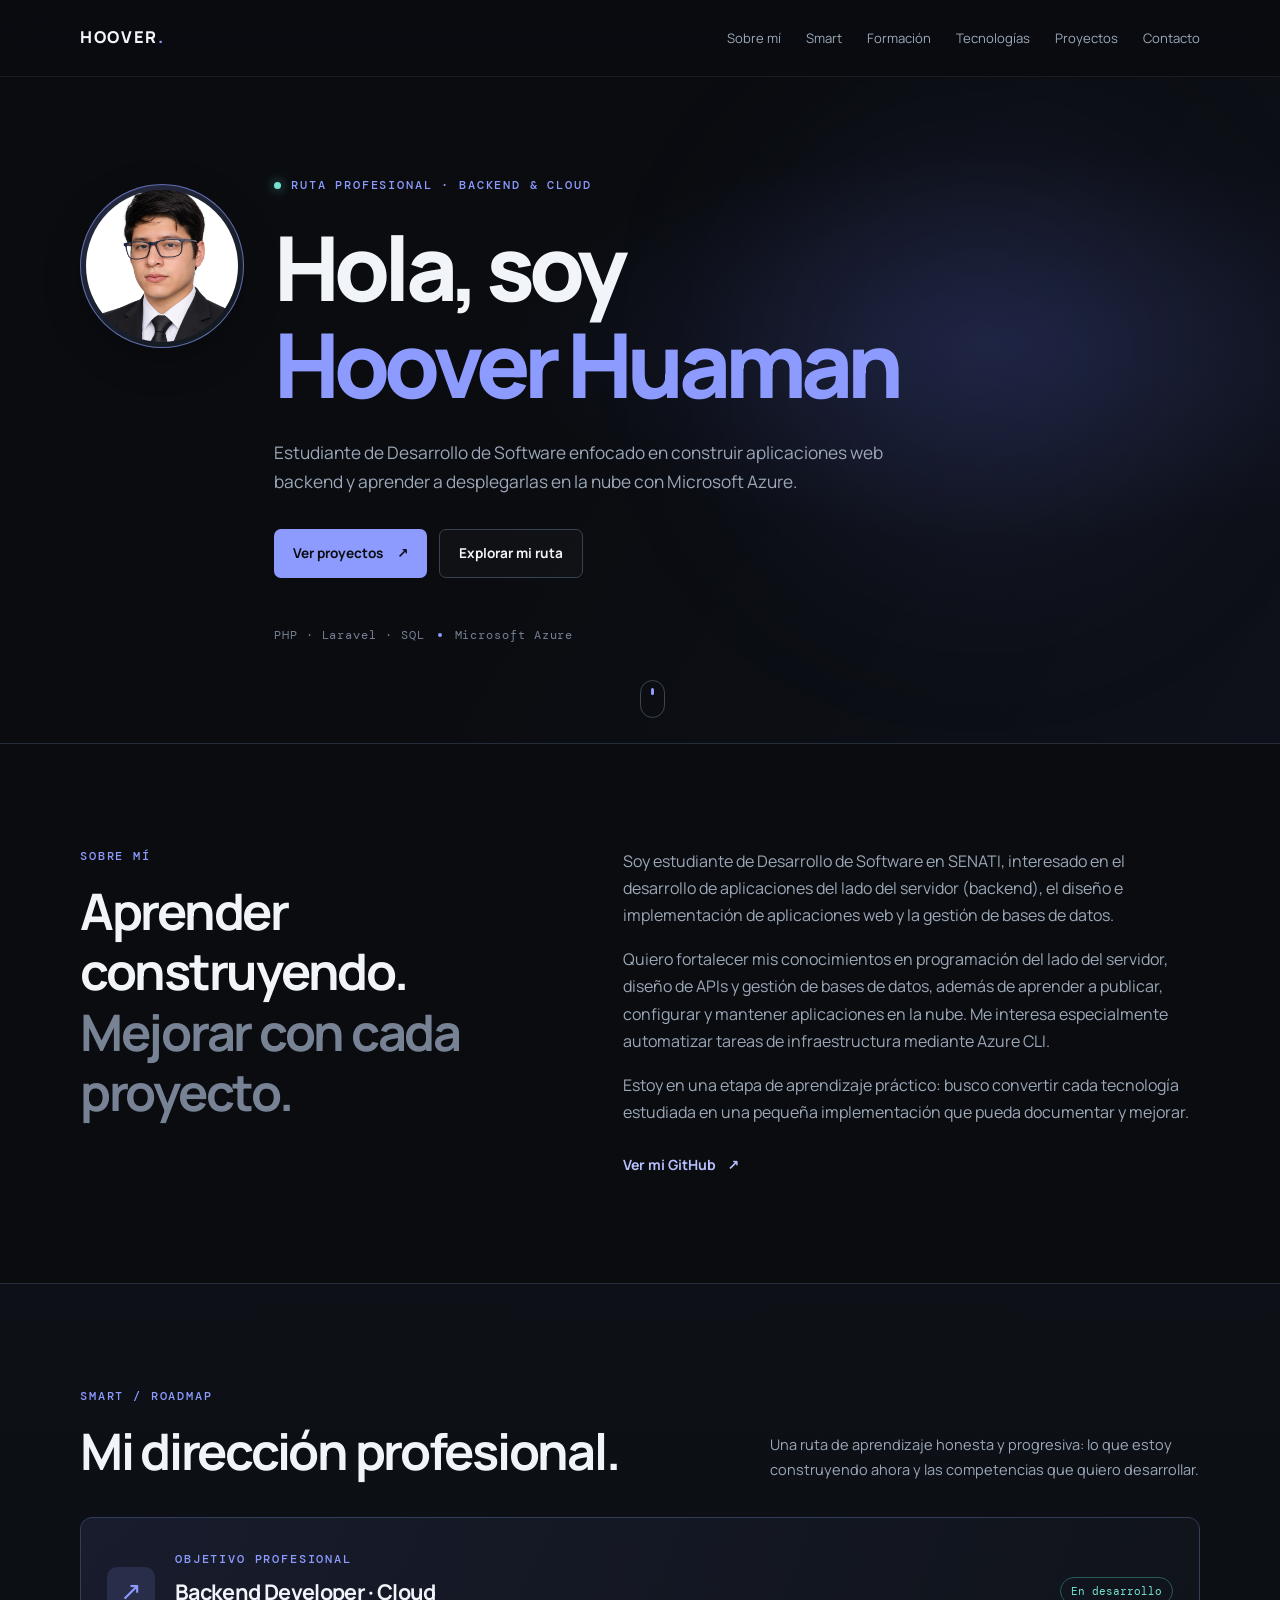
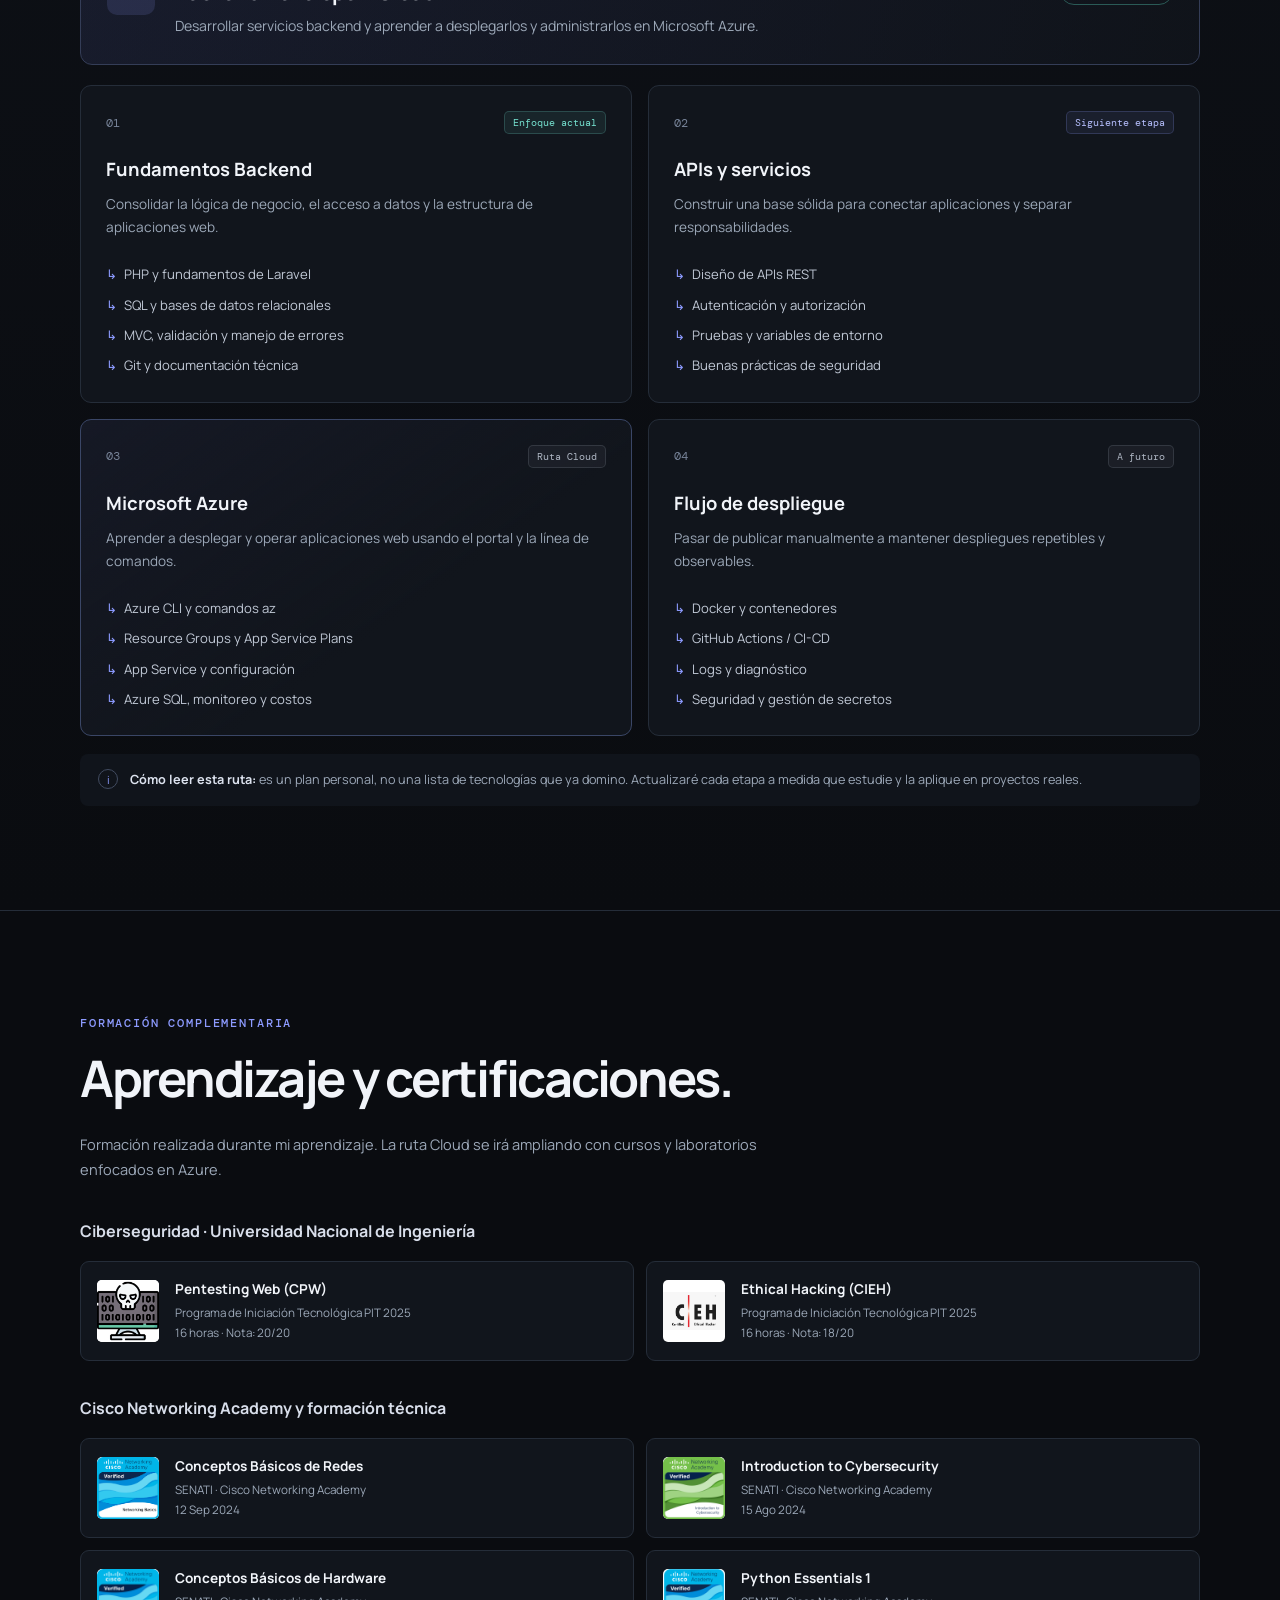
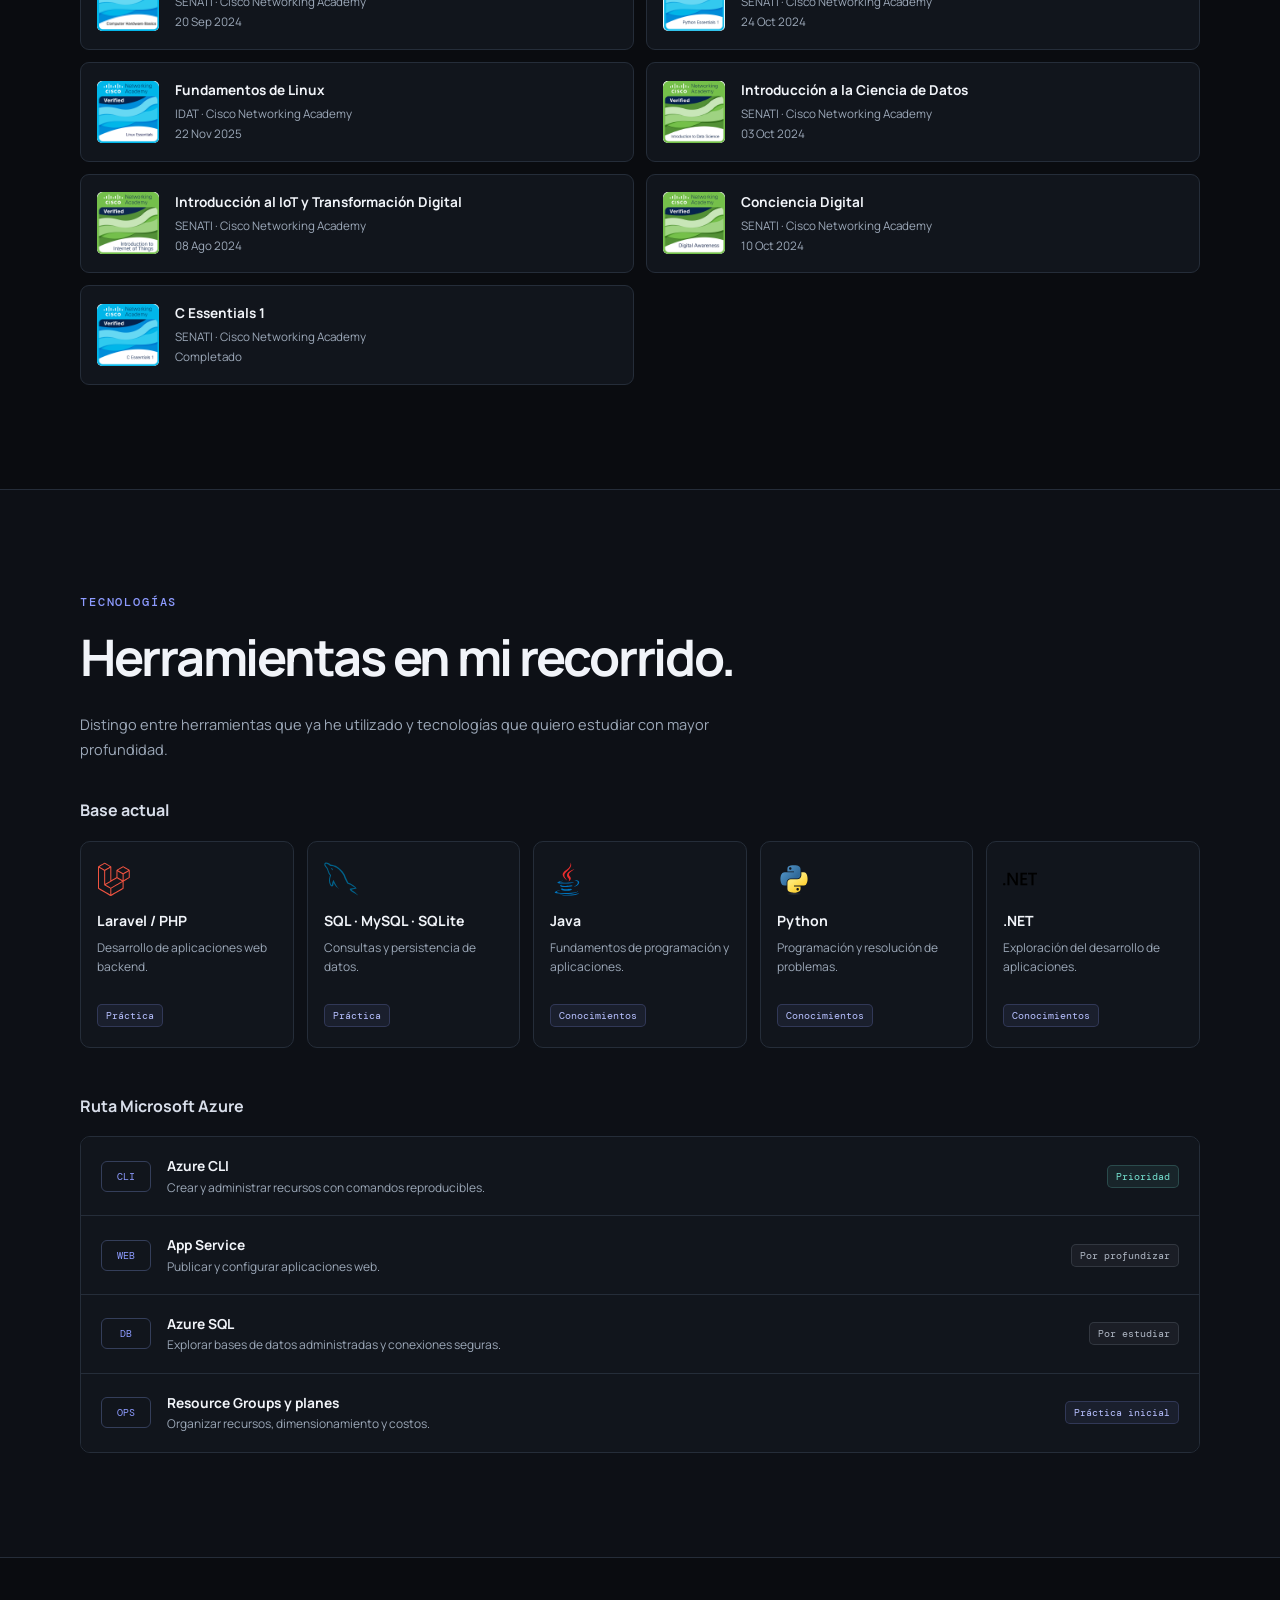
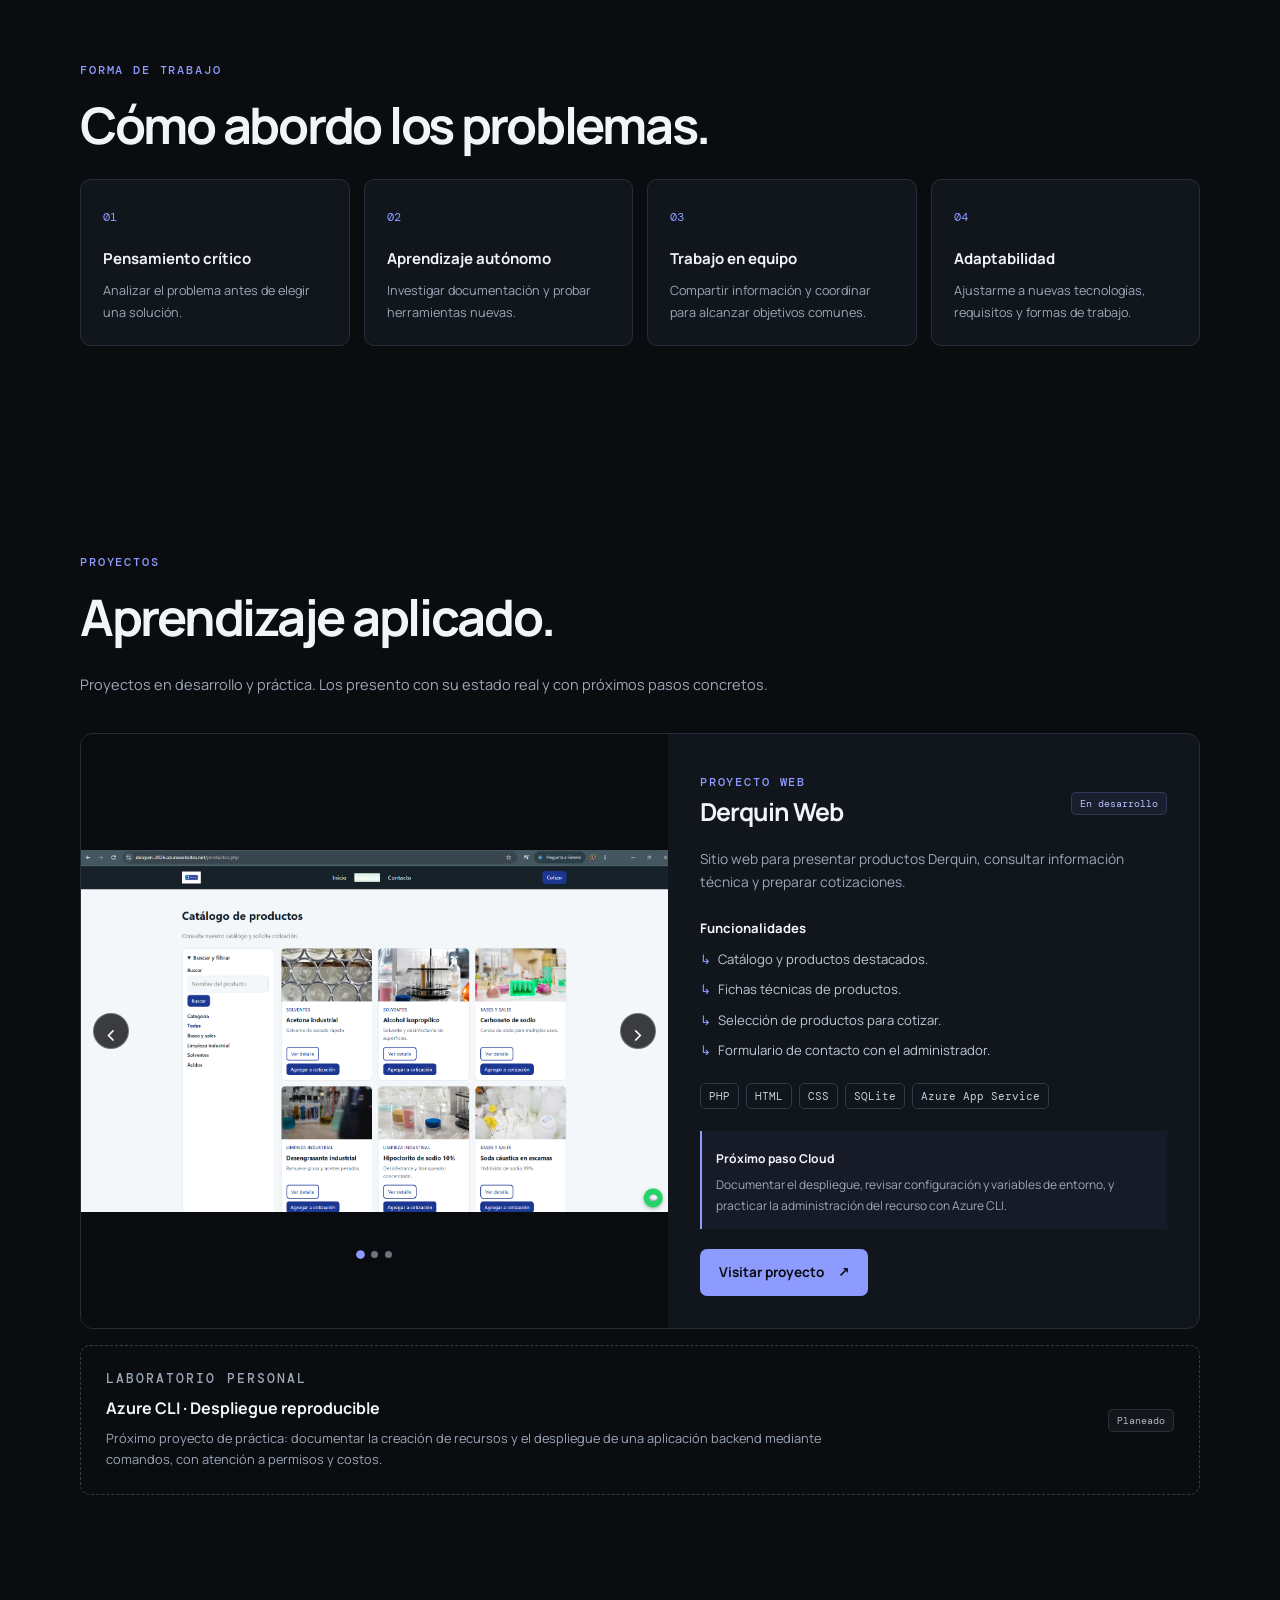
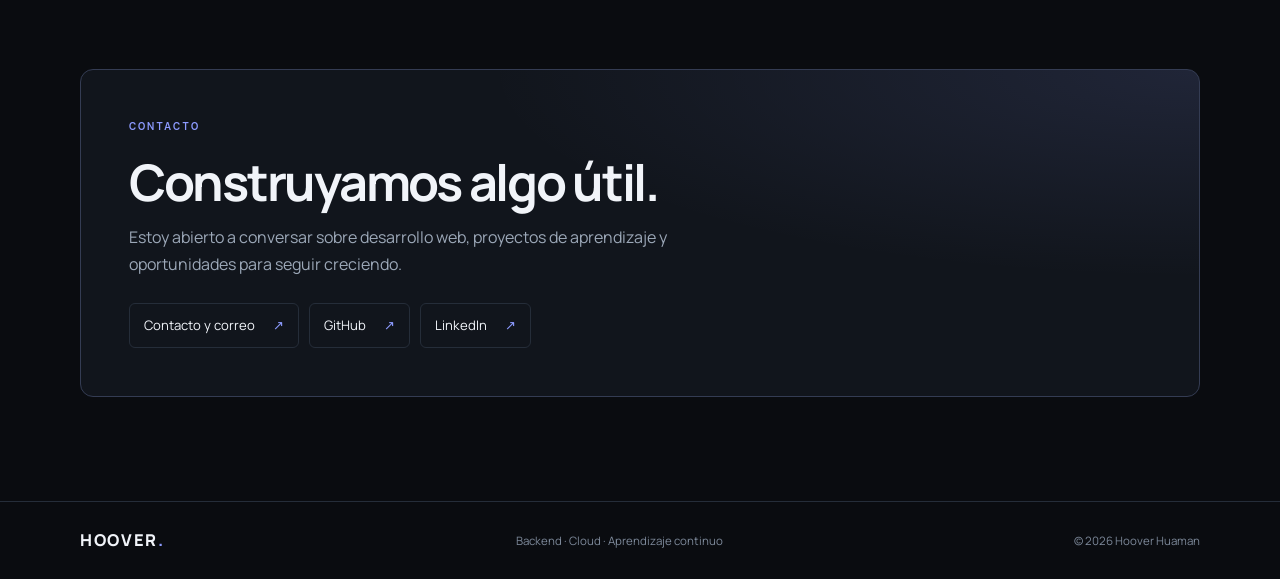
<file: index.html>
<!DOCTYPE html>
<html lang="es">
<head>
  <meta charset="UTF-8">
  <meta name="viewport" content="width=device-width, initial-scale=1.0">
  <meta name="description" content="Portafolio de Hoover Huaman: desarrollo backend, aplicaciones web y ruta de aprendizaje en Microsoft Azure.">
  <title>Hoover Huaman | Backend & Azure</title>
  <link rel="icon" href="assets/favicon.svg" type="image/svg+xml">
  <link rel="stylesheet" href="css/style.css">
  <script src="js/script.js" defer></script>
</head>
<body>
  <header class="navbar">
    <div class="container nav-content">
      <a href="#inicio" class="logo" aria-label="Hoover, inicio">HOOVER<span>.</span></a>
      <button class="menu-toggle" aria-expanded="false" aria-controls="main-nav" aria-label="Abrir navegación">☰</button>
      <nav id="main-nav" aria-label="Navegación principal">
        <a href="#sobre-mi">Sobre mí</a>
        <a href="#smart">Smart</a>
        <a href="#formacion">Formación</a>
        <a href="#tecnologias">Tecnologías</a>
        <a href="#proyectos">Proyectos</a>
        <a href="contacto.html">Contacto</a>
      </nav>
    </div>
  </header>

  <main>
    <section class="hero" id="inicio">
      <div class="hero-glow"></div>
      <div class="container hero-content">
        <div class="hero-intro">
          <div class="profile-photo-wrap">
            <img class="profile-photo" src="assets/img/profile/foto-perfil.jpg" alt="Fotografía de Hoover Huaman">
          </div>
          <div class="hero-intro-copy">
        <p class="eyebrow"><span class="status-dot"></span> RUTA PROFESIONAL · BACKEND & CLOUD</p>
        <h1>Hola, soy<br><span>Hoover Huaman</span></h1>
        <p class="hero-description">Estudiante de Desarrollo de Software enfocado en construir aplicaciones web backend y aprender a desplegarlas en la nube con Microsoft Azure.</p>
        <div class="hero-buttons">
          <a href="#proyectos" class="btn btn-primary">Ver proyectos <span aria-hidden="true">↗</span></a>
          <a href="#smart" class="btn btn-secondary">Explorar mi ruta</a>
        </div>
        <div class="hero-meta"><span>PHP · Laravel · SQL</span><span class="meta-divider"></span><span>Microsoft Azure</span></div>
          </div>
        </div>
      </div>
      <a href="#sobre-mi" class="scroll-indicator" aria-label="Desplazarse hacia abajo"><span></span></a>
    </section>

    <section id="sobre-mi" class="section">
      <div class="container two-column">
        <div>
          <p class="section-label">SOBRE MÍ</p>
          <h2>Aprender construyendo.<br><span class="muted-heading">Mejorar con cada proyecto.</span></h2>
        </div>
        <div class="about-content">
          <p>Soy estudiante de Desarrollo de Software en SENATI, interesado en el desarrollo de aplicaciones del lado del servidor (backend), el diseño e implementación de aplicaciones web y la gestión de bases de datos.</p>
          <p>Quiero fortalecer mis conocimientos en programación del lado del servidor, diseño de APIs y gestión de bases de datos, además de aprender a publicar, configurar y mantener aplicaciones en la nube. Me interesa especialmente automatizar tareas de infraestructura mediante Azure CLI.</p>
          <p>Estoy en una etapa de aprendizaje práctico: busco convertir cada tecnología estudiada en una pequeña implementación que pueda documentar y mejorar.</p>
          <a class="text-link" href="https://github.com/HooverHDev" target="_blank" rel="noopener noreferrer">Ver mi GitHub <span aria-hidden="true">↗</span></a>
        </div>
      </div>
    </section>

    <section id="smart" class="section smart-section">
      <div class="container">
        <div class="section-heading">
          <div><p class="section-label">SMART / ROADMAP</p><h2>Mi dirección profesional.</h2></div>
          <p class="section-intro">Una ruta de aprendizaje honesta y progresiva: lo que estoy construyendo ahora y las competencias que quiero desarrollar.</p>
        </div>
        <div class="focus-banner">
          <div class="focus-icon" aria-hidden="true">↗</div>
          <div><span class="card-kicker">OBJETIVO PROFESIONAL</span><h3>Backend Developer · Cloud</h3><p>Desarrollar servicios backend y aprender a desplegarlos y administrarlos en Microsoft Azure.</p></div>
          <span class="focus-tag">En desarrollo</span>
        </div>
        <div class="roadmap-grid">
          <article class="roadmap-card current">
            <div class="roadmap-top"><span class="step-number">01</span><span class="status-pill active">Enfoque actual</span></div>
            <h3>Fundamentos Backend</h3>
            <p>Consolidar la lógica de negocio, el acceso a datos y la estructura de aplicaciones web.</p>
            <ul><li>PHP y fundamentos de Laravel</li><li>SQL y bases de datos relacionales</li><li>MVC, validación y manejo de errores</li><li>Git y documentación técnica</li></ul>
          </article>
          <article class="roadmap-card">
            <div class="roadmap-top"><span class="step-number">02</span><span class="status-pill learning">Siguiente etapa</span></div>
            <h3>APIs y servicios</h3>
            <p>Construir una base sólida para conectar aplicaciones y separar responsabilidades.</p>
            <ul><li>Diseño de APIs REST</li><li>Autenticación y autorización</li><li>Pruebas y variables de entorno</li><li>Buenas prácticas de seguridad</li></ul>
          </article>
          <article class="roadmap-card azure-card">
            <div class="roadmap-top"><span class="step-number">03</span><span class="status-pill planned">Ruta Cloud</span></div>
            <h3>Microsoft Azure</h3>
            <p>Aprender a desplegar y operar aplicaciones web usando el portal y la línea de comandos.</p>
            <ul><li>Azure CLI y comandos az</li><li>Resource Groups y App Service Plans</li><li>App Service y configuración</li><li>Azure SQL, monitoreo y costos</li></ul>
          </article>
          <article class="roadmap-card">
            <div class="roadmap-top"><span class="step-number">04</span><span class="status-pill planned">A futuro</span></div>
            <h3>Flujo de despliegue</h3>
            <p>Pasar de publicar manualmente a mantener despliegues repetibles y observables.</p>
            <ul><li>Docker y contenedores</li><li>GitHub Actions / CI-CD</li><li>Logs y diagnóstico</li><li>Seguridad y gestión de secretos</li></ul>
          </article>
        </div>
        <div class="smart-note"><span class="note-symbol">i</span><p><strong>Cómo leer esta ruta:</strong> es un plan personal, no una lista de tecnologías que ya domino. Actualizaré cada etapa a medida que estudie y la aplique en proyectos reales.</p></div>
      </div>
    </section>

    <section id="formacion" class="section">
      <div class="container">
        <p class="section-label">FORMACIÓN COMPLEMENTARIA</p>
        <h2>Aprendizaje y certificaciones.</h2>
        <p class="section-intro wide-intro">Formación realizada durante mi aprendizaje. La ruta Cloud se irá ampliando con cursos y laboratorios enfocados en Azure.</p>
        <div class="cert-groups">
          <div class="cert-group"><h3>Ciberseguridad · Universidad Nacional de Ingeniería</h3><div class="cert-grid">
            <article class="cert-card"><img src="assets/certs/hacker.png" alt="" loading="lazy"><div><h4>Pentesting Web (CPW)</h4><p>Programa de Iniciación Tecnológica PIT 2025</p><small>16 horas · Nota: 20/20</small></div></article>
            <article class="cert-card"><img src="assets/certs/ceh.png" alt="" loading="lazy"><div><h4>Ethical Hacking (C|EH)</h4><p>Programa de Iniciación Tecnológica PIT 2025</p><small>16 horas · Nota: 18/20</small></div></article>
          </div></div>
          <div class="cert-group"><h3>Cisco Networking Academy y formación técnica</h3><div class="cert-grid">
            <article class="cert-card"><img src="assets/certs/cisco-networking.png" alt="" loading="lazy"><div><h4>Conceptos Básicos de Redes</h4><p>SENATI · Cisco Networking Academy</p><small>12 Sep 2024</small></div></article>
            <article class="cert-card"><img src="assets/certs/cisco-cyber.png" alt="" loading="lazy"><div><h4>Introduction to Cybersecurity</h4><p>SENATI · Cisco Networking Academy</p><small>15 Ago 2024</small></div></article>
            <article class="cert-card"><img src="assets/certs/cisco-hardware.png" alt="" loading="lazy"><div><h4>Conceptos Básicos de Hardware</h4><p>SENATI · Cisco Networking Academy</p><small>20 Sep 2024</small></div></article>
            <article class="cert-card"><img src="assets/certs/cisco-python.png" alt="" loading="lazy"><div><h4>Python Essentials 1</h4><p>SENATI · Cisco Networking Academy</p><small>24 Oct 2024</small></div></article>
            <article class="cert-card"><img src="assets/certs/cisco-linux.png" alt="" loading="lazy"><div><h4>Fundamentos de Linux</h4><p>IDAT · Cisco Networking Academy</p><small>22 Nov 2025</small></div></article>
            <article class="cert-card"><img src="assets/certs/cisco-data.png" alt="" loading="lazy"><div><h4>Introducción a la Ciencia de Datos</h4><p>SENATI · Cisco Networking Academy</p><small>03 Oct 2024</small></div></article>
            <article class="cert-card"><img src="assets/certs/cisco-iot.png" alt="" loading="lazy"><div><h4>Introducción al IoT y Transformación Digital</h4><p>SENATI · Cisco Networking Academy</p><small>08 Ago 2024</small></div></article>
            <article class="cert-card"><img src="assets/certs/cisco-digital.png" alt="" loading="lazy"><div><h4>Conciencia Digital</h4><p>SENATI · Cisco Networking Academy</p><small>10 Oct 2024</small></div></article>
            <article class="cert-card"><img src="assets/certs/cisco-c.png" alt="" loading="lazy"><div><h4>C Essentials 1</h4><p>SENATI · Cisco Networking Academy</p><small>Completado</small></div></article>
          </div></div>
        </div>
      </div>
    </section>

    <section id="tecnologias" class="section technologies-section">
      <div class="container">
        <p class="section-label">TECNOLOGÍAS</p><h2>Herramientas en mi recorrido.</h2>
        <p class="section-intro wide-intro">Distingo entre herramientas que ya he utilizado y tecnologías que quiero estudiar con mayor profundidad.</p>
        <h3 class="subsection-title">Base actual</h3>
        <div class="tech-grid">
          <article class="tech-card"><img src="assets/icons/laravel.svg" alt="" loading="lazy"><h4>Laravel / PHP</h4><p>Desarrollo de aplicaciones web backend.</p><span class="status-pill learning">Práctica</span></article>
          <article class="tech-card"><img src="assets/icons/mysql.svg" alt="" loading="lazy"><h4>SQL · MySQL · SQLite</h4><p>Consultas y persistencia de datos.</p><span class="status-pill learning">Práctica</span></article>
          <article class="tech-card"><img src="assets/icons/Java.svg" alt="" loading="lazy"><h4>Java</h4><p>Fundamentos de programación y aplicaciones.</p><span class="status-pill learning">Conocimientos</span></article>
          <article class="tech-card"><img src="assets/icons/python.svg" alt="" loading="lazy"><h4>Python</h4><p>Programación y resolución de problemas.</p><span class="status-pill learning">Conocimientos</span></article>
          <article class="tech-card"><img src="assets/icons/dotnet.svg" alt="" loading="lazy"><h4>.NET</h4><p>Exploración del desarrollo de aplicaciones.</p><span class="status-pill learning">Conocimientos</span></article>
        </div>
        <h3 class="subsection-title azure-subtitle">Ruta Microsoft Azure</h3>
        <div class="azure-tools">
          <div><span class="tool-mark">CLI</span><div><h4>Azure CLI</h4><p>Crear y administrar recursos con comandos reproducibles.</p></div><span class="status-pill active">Prioridad</span></div>
          <div><span class="tool-mark">WEB</span><div><h4>App Service</h4><p>Publicar y configurar aplicaciones web.</p></div><span class="status-pill planned">Por profundizar</span></div>
          <div><span class="tool-mark">DB</span><div><h4>Azure SQL</h4><p>Explorar bases de datos administradas y conexiones seguras.</p></div><span class="status-pill planned">Por estudiar</span></div>
          <div><span class="tool-mark">OPS</span><div><h4>Resource Groups y planes</h4><p>Organizar recursos, dimensionamiento y costos.</p></div><span class="status-pill learning">Práctica inicial</span></div>
        </div>
      </div>
    </section>

    <section id="habilidades" class="section">
      <div class="container">
        <p class="section-label">FORMA DE TRABAJO</p><h2>Cómo abordo los problemas.</h2>
        <div class="skills-grid">
          <article class="skill-card"><span>01</span><h3>Pensamiento crítico</h3><p>Analizar el problema antes de elegir una solución.</p></article>
          <article class="skill-card"><span>02</span><h3>Aprendizaje autónomo</h3><p>Investigar documentación y probar herramientas nuevas.</p></article>
          <article class="skill-card"><span>03</span><h3>Trabajo en equipo</h3><p>Compartir información y coordinar para alcanzar objetivos comunes.</p></article>
          <article class="skill-card"><span>04</span><h3>Adaptabilidad</h3><p>Ajustarme a nuevas tecnologías, requisitos y formas de trabajo.</p></article>
        </div>
      </div>
    </section>

    <section id="proyectos" class="section projects-section">
      <div class="container">
        <p class="section-label">PROYECTOS</p><h2>Aprendizaje aplicado.</h2>
        <p class="section-intro wide-intro">Proyectos en desarrollo y práctica. Los presento con su estado real y con próximos pasos concretos.</p>
        <article class="project-card">
          <div class="project-preview">
            <div class="carousel" id="carousel-derquin" aria-label="Capturas del proyecto Derquin">
              <div class="carousel-track">
                <img src="assets/img/projects/derquin/01-productos.png" alt="Catálogo de productos Derquin" class="carousel-slide active">
                <img src="assets/img/projects/derquin/02-detalle.png" alt="Detalle técnico de producto Derquin" class="carousel-slide">
                <img src="assets/img/projects/derquin/03-cotizacion.png" alt="Sección de cotización de Derquin" class="carousel-slide">
              </div>
              <button class="carousel-btn prev" type="button" aria-label="Imagen anterior">‹</button><button class="carousel-btn next" type="button" aria-label="Imagen siguiente">›</button>
              <div class="carousel-dots"><button class="carousel-dot active" data-index="0" aria-label="Ir a imagen 1"></button><button class="carousel-dot" data-index="1" aria-label="Ir a imagen 2"></button><button class="carousel-dot" data-index="2" aria-label="Ir a imagen 3"></button></div>
            </div>
          </div>
          <div class="project-content">
            <div class="project-title-row"><div><p class="card-kicker">PROYECTO WEB</p><h3>Derquin Web</h3></div><span class="status-pill learning">En desarrollo</span></div>
            <p>Sitio web para presentar productos Derquin, consultar información técnica y preparar cotizaciones.</p>
            <h4>Funcionalidades</h4>
            <ul class="feature-list"><li>Catálogo y productos destacados.</li><li>Fichas técnicas de productos.</li><li>Selección de productos para cotizar.</li><li>Formulario de contacto con el administrador.</li></ul>
            <div class="tag-list"><span>PHP</span><span>HTML</span><span>CSS</span><span>SQLite</span><span>Azure App Service</span></div>
            <div class="project-next"><strong>Próximo paso Cloud</strong><p>Documentar el despliegue, revisar configuración y variables de entorno, y practicar la administración del recurso con Azure CLI.</p></div>
            <a href="https://paas-app-php-huaman-2026.azurewebsites.net" target="_blank" rel="noopener noreferrer" class="btn btn-primary">Visitar proyecto <span aria-hidden="true">↗</span></a>
          </div>
        </article>
        <div class="future-project">
          <div><p class="card-kicker">LABORATORIO PERSONAL</p><h3>Azure CLI · Despliegue reproducible</h3><p>Próximo proyecto de práctica: documentar la creación de recursos y el despliegue de una aplicación backend mediante comandos, con atención a permisos y costos.</p></div>
          <span class="status-pill planned">Planeado</span>
        </div>
      </div>
    </section>

    <section id="contacto" class="section contact-section">
      <div class="container contact-panel">
        <p class="section-label">CONTACTO</p><h2>Construyamos algo útil.</h2><p>Estoy abierto a conversar sobre desarrollo web, proyectos de aprendizaje y oportunidades para seguir creciendo.</p>
        <div class="contact-links"><a href="contacto.html">Contacto y correo <span>↗</span></a><a href="https://github.com/HooverHDev" target="_blank" rel="noopener noreferrer">GitHub <span>↗</span></a><a href="https://www.linkedin.com/in/hoover-huaman-arceles-018734361/" target="_blank" rel="noopener noreferrer">LinkedIn <span>↗</span></a></div>
      </div>
    </section>
  </main>

  <footer class="footer"><div class="container footer-content"><a href="#inicio" class="logo">HOOVER<span>.</span></a><p>Backend · Cloud · Aprendizaje continuo</p><small>© <span id="year"></span> Hoover Huaman</small></div></footer>
</body>
</html>
</file>
<file: css/style.css>
@import url('https://fonts.googleapis.com/css2?family=DM+Mono:wght@400;500&family=Manrope:wght@400;500;600;700;800&display=swap');
:root{--bg:#0a0c10;--surface:#11151c;--surface-2:#171d26;--text:#f1f4f9;--muted:#9ca8b8;--line:#252d39;--accent:#8d9bff;--accent-2:#b7c0ff;--cyan:#76e3d1;--max:1120px}
*{box-sizing:border-box;margin:0;padding:0}
html{scroll-behavior:smooth;scroll-padding-top:90px}
body{background:var(--bg);color:var(--text);font-family:Manrope,system-ui,-apple-system,"Segoe UI",sans-serif;line-height:1.7}
a{color:inherit;text-decoration:none}
img{display:block;max-width:100%}
button{font:inherit}
.container{width:min(90%,var(--max));margin-inline:auto}
.section{padding:104px 0}
.navbar{position:sticky;top:0;z-index:20;background:rgba(10,12,16,.88);backdrop-filter:blur(16px);border-bottom:1px solid rgba(255,255,255,.07)}
.nav-content{min-height:76px;display:flex;align-items:center;justify-content:space-between;gap:24px}
.logo{font-weight:800;letter-spacing:.1em;font-size:1.02rem}.logo span{color:var(--accent)}
nav{display:flex;gap:25px;align-items:center}nav a{font-size:.82rem;color:var(--muted);transition:color .2s}nav a:hover{color:var(--text)}
.menu-toggle{display:none;background:transparent;border:1px solid var(--line);border-radius:8px;color:var(--text);padding:5px 10px}
.hero{min-height:660px;display:flex;align-items:center;position:relative;overflow:hidden;border-bottom:1px solid var(--line);background:radial-gradient(ellipse at 78% 40%,rgba(91,108,225,.14),transparent 35%),linear-gradient(120deg,#0a0c10 45%,#0e1119)}
.hero-glow{position:absolute;width:400px;height:400px;border-radius:50%;right:8%;top:12%;background:rgba(111,126,255,.1);filter:blur(100px);pointer-events:none}
.hero-content{position:relative;padding-block:100px}
.eyebrow,.section-label,.card-kicker{font:500 .72rem/1.5 "DM Mono",monospace;letter-spacing:.16em;color:var(--accent);text-transform:uppercase}
.eyebrow{display:flex;align-items:center;gap:10px;margin-bottom:25px}.status-dot{width:7px;height:7px;border-radius:50%;background:var(--cyan);box-shadow:0 0 12px rgba(118,227,209,.7)}
h1{font-size:clamp(3rem,7vw,5.6rem);line-height:1.08;letter-spacing:-.065em;font-weight:800}h1 span{color:var(--accent)}
.hero-description{max-width:650px;margin-top:25px;color:var(--muted);font-size:1.08rem}
.hero-buttons{display:flex;flex-wrap:wrap;gap:12px;margin-top:32px}.btn{display:inline-flex;align-items:center;gap:14px;padding:12px 19px;border-radius:7px;font-size:.85rem;font-weight:700;transition:transform .2s,border-color .2s}.btn:hover{transform:translateY(-2px)}
.btn-primary{background:var(--accent);color:#0a0c10}.btn-secondary{border:1px solid #394254;color:var(--text);background:rgba(255,255,255,.02)}
.hero-meta{display:flex;align-items:center;gap:13px;margin-top:50px;color:#758194;font: .72rem "DM Mono",monospace;letter-spacing:.08em}.meta-divider{width:4px;height:4px;border-radius:50%;background:var(--accent)}
.scroll-indicator{position:absolute;bottom:25px;left:50%;width:25px;height:38px;border:1px solid #3b4555;border-radius:15px;display:flex;justify-content:center;padding-top:7px}.scroll-indicator span{width:3px;height:7px;border-radius:4px;background:var(--accent);animation:scroll 1.4s infinite}
@keyframes scroll{0%{transform:translateY(0);opacity:1}100%{transform:translateY(10px);opacity:0}}
.section-label{margin-bottom:16px}h2{font-size:clamp(2rem,4vw,3.15rem);line-height:1.2;letter-spacing:-.045em;margin-bottom:24px}.muted-heading{color:#778395}
.two-column{display:grid;grid-template-columns:.9fr 1.1fr;gap:70px;align-items:start}.about-content p{color:var(--muted);margin-bottom:17px}.text-link{display:inline-flex;gap:12px;color:var(--accent-2);font-size:.88rem;font-weight:700;margin-top:10px}
.smart-section{background:linear-gradient(180deg,#0d1016,#0a0c10);border-block:1px solid var(--line)}
.section-heading{display:flex;justify-content:space-between;gap:40px;align-items:end;margin-bottom:36px}.section-heading h2{margin-bottom:0}.section-intro{max-width:430px;color:var(--muted);font-size:.91rem}.wide-intro{max-width:690px;margin-bottom:36px}
.focus-banner{display:flex;align-items:center;gap:20px;padding:26px;border:1px solid #343d57;border-radius:12px;background:linear-gradient(110deg,rgba(126,142,255,.1),rgba(17,21,28,.7));margin-bottom:20px}
.focus-icon{width:48px;height:48px;flex:0 0 48px;display:grid;place-items:center;border-radius:10px;background:rgba(141,155,255,.14);color:var(--accent);font-size:1.6rem}
.focus-banner h3{font-size:1.35rem;letter-spacing:-.03em;margin:3px 0}.focus-banner p{color:var(--muted);font-size:.88rem}.focus-tag{margin-left:auto;white-space:nowrap;font: .7rem "DM Mono",monospace;color:var(--cyan);border:1px solid #2a5a56;border-radius:30px;padding:6px 10px}
.roadmap-grid{display:grid;grid-template-columns:repeat(2,minmax(0,1fr));gap:16px}.roadmap-card{padding:25px;border:1px solid var(--line);border-radius:11px;background:var(--surface);transition:border-color .2s,transform .2s}.roadmap-card:hover{transform:translateY(-3px);border-color:#46516a}.roadmap-card.azure-card{border-color:#3a4666;background:linear-gradient(145deg,rgba(141,155,255,.08),var(--surface) 60%)}
.roadmap-top{display:flex;justify-content:space-between;align-items:center;margin-bottom:20px}.step-number{font: .76rem "DM Mono",monospace;color:#778398}.roadmap-card h3{font-size:1.15rem;margin-bottom:8px}.roadmap-card>p{font-size:.85rem;color:var(--muted);min-height:52px}.roadmap-card ul,.feature-list{list-style:none;margin-top:18px;display:grid;gap:8px}.roadmap-card li,.feature-list li{font-size:.82rem;color:#c0c8d5;padding-left:18px;position:relative}.roadmap-card li:before,.feature-list li:before{content:"↳";position:absolute;left:0;color:var(--accent)}
.status-pill{display:inline-flex;align-items:center;border-radius:5px;padding:4px 8px;font: .65rem "DM Mono",monospace;white-space:nowrap}.status-pill.active{color:var(--cyan);background:rgba(118,227,209,.08);border:1px solid rgba(118,227,209,.2)}.status-pill.learning{color:var(--accent-2);background:rgba(141,155,255,.08);border:1px solid rgba(141,155,255,.2)}.status-pill.planned{color:#b0b8c5;background:rgba(176,184,197,.06);border:1px solid rgba(176,184,197,.16)}
.smart-note{display:flex;gap:12px;align-items:start;margin-top:18px;padding:15px 18px;border-radius:8px;background:#10141b;color:var(--muted);font-size:.79rem}.note-symbol{display:grid;place-items:center;flex:0 0 20px;width:20px;height:20px;border:1px solid #414b60;border-radius:50%;font-size:.7rem;color:var(--accent)}.smart-note strong{color:#dce2ee}
.cert-groups{display:grid;gap:34px}.cert-group h3,.subsection-title{font-size:1rem;margin-bottom:16px;color:#d8deea}.cert-grid{display:grid;grid-template-columns:repeat(2,minmax(0,1fr));gap:12px}.cert-card{display:flex;align-items:center;gap:16px;padding:16px;background:var(--surface);border:1px solid var(--line);border-radius:9px;min-width:0}.cert-card img{width:62px;height:62px;object-fit:contain;border-radius:5px;background:#fff;flex:0 0 62px}.cert-card h4{font-size:.85rem;margin-bottom:3px}.cert-card p,.cert-card small{display:block;font-size:.73rem;color:var(--muted)}
.technologies-section{background:#0d1016;border-block:1px solid var(--line)}.subsection-title{margin-top:36px}.tech-grid{display:grid;grid-template-columns:repeat(5,minmax(0,1fr));gap:13px}.tech-card{padding:20px 16px;border:1px solid var(--line);border-radius:10px;background:var(--surface);min-width:0}.tech-card img{width:34px;height:34px;object-fit:contain;margin-bottom:15px}.tech-card h4{font-size:.88rem;line-height:1.45;margin-bottom:7px}.tech-card p{font-size:.75rem;line-height:1.6;color:var(--muted);min-height:48px;margin-bottom:14px}.azure-subtitle{margin-top:45px}.azure-tools{border:1px solid var(--line);border-radius:10px;overflow:hidden}.azure-tools>div{display:grid;grid-template-columns:50px 1fr auto;gap:16px;align-items:center;padding:17px 20px;background:var(--surface);border-bottom:1px solid var(--line)}.azure-tools>div:last-child{border-bottom:0}.tool-mark{font: .63rem "DM Mono",monospace;color:var(--accent);border:1px solid #343e5a;border-radius:6px;padding:8px 4px;text-align:center}.azure-tools h4{font-size:.86rem}.azure-tools p{font-size:.75rem;color:var(--muted)}
.skills-grid{display:grid;grid-template-columns:repeat(4,minmax(0,1fr));gap:14px}.skill-card{padding:22px;border:1px solid var(--line);border-radius:10px;background:var(--surface)}.skill-card>span{font: .72rem "DM Mono",monospace;color:var(--accent)}.skill-card h3{font-size:.94rem;margin:17px 0 8px}.skill-card p{font-size:.79rem;color:var(--muted)}
.project-card{display:grid;grid-template-columns:1.05fr .95fr;overflow:hidden;border:1px solid var(--line);border-radius:13px;background:var(--surface)}.project-preview{background:#090b0f;display:flex;align-items:center;min-width:0}.carousel{position:relative;width:100%;overflow:hidden}.carousel-track{position:relative;aspect-ratio:1.23/1}.carousel-slide{display:none;width:100%;height:100%;position:absolute;inset:0;object-fit:contain}.carousel-slide.active{display:block}.carousel-btn{position:absolute;top:50%;transform:translateY(-50%);width:36px;height:36px;border:1px solid #ffffff45;background:#080a0dc9;color:white;border-radius:50%;font-size:1.5rem;cursor:pointer}.carousel-btn.prev{left:12px}.carousel-btn.next{right:12px}.carousel-dots{position:absolute;bottom:12px;left:0;right:0;display:flex;justify-content:center;gap:7px}.carousel-dot{width:7px;height:7px;border:0;border-radius:50%;background:#6c7480;cursor:pointer}.carousel-dot.active{background:var(--accent);transform:scale(1.25)}
.project-content{padding:32px}.project-title-row{display:flex;justify-content:space-between;align-items:center;gap:12px;margin:8px 0 14px}.project-title-row h3{font-size:1.55rem;letter-spacing:-.04em}.project-content>p{color:var(--muted);font-size:.86rem}.project-content h4{font-size:.82rem;margin-top:23px}.feature-list{margin-top:9px}.tag-list{display:flex;flex-wrap:wrap;gap:7px;margin:22px 0}.tag-list span{font: .67rem "DM Mono",monospace;padding:5px 8px;border:1px solid #30394a;border-radius:5px;color:#c5cede}.project-next{padding:13px 14px;border-left:2px solid var(--accent);background:#171b28;margin:20px 0}.project-next strong{font-size:.76rem}.project-next p{font-size:.75rem;color:var(--muted);margin-top:4px}.future-project{display:flex;justify-content:space-between;align-items:center;gap:20px;margin-top:16px;padding:23px 25px;border:1px dashed #343d4d;border-radius:10px}.future-project h3{font-size:1rem;margin:6px 0}.future-project p{font-size:.8rem;color:var(--muted);max-width:750px}
.contact-section{padding-top:70px}.contact-panel{padding:48px;border:1px solid #343c53;border-radius:13px;background:radial-gradient(ellipse at 100% 0,rgba(141,155,255,.12),transparent 45%),var(--surface)}.contact-panel h2{margin-bottom:12px}.contact-panel>p:not(.section-label){max-width:600px;color:var(--muted)}.contact-links{display:flex;gap:10px;flex-wrap:wrap;margin-top:25px}.contact-links a{display:flex;gap:18px;align-items:center;padding:10px 14px;border:1px solid var(--line);border-radius:6px;font-size:.82rem}.contact-links a span{color:var(--accent)}
.footer{border-top:1px solid var(--line);padding:25px 0}.footer-content{display:flex;align-items:center;justify-content:space-between;gap:18px}.footer-content p,.footer-content small{font-size:.72rem;color:#7d899a}
@media(max-width:900px){nav{gap:14px}nav a{font-size:.76rem}.two-column{gap:35px}.tech-grid{grid-template-columns:repeat(3,minmax(0,1fr))}.skills-grid{grid-template-columns:repeat(2,minmax(0,1fr))}.project-card{grid-template-columns:1fr}.carousel-track{aspect-ratio:1.5/1}.project-preview{max-height:460px}}
@media(max-width:650px){.section{padding:75px 0}.nav-content{min-height:66px}.menu-toggle{display:block}nav{display:none;position:absolute;top:65px;left:0;right:0;flex-direction:column;align-items:stretch;gap:0;padding:10px 5%;background:#0e1117;border-bottom:1px solid var(--line)}nav.open{display:flex}nav a{padding:12px 0;border-bottom:1px solid #202631;font-size:.85rem}.hero{min-height:620px}.hero-content{padding-block:90px}.hero-description{font-size:.98rem}.hero-meta{margin-top:35px;flex-wrap:wrap}.two-column,.section-heading{grid-template-columns:1fr;display:grid;gap:16px}.focus-banner{align-items:flex-start;flex-wrap:wrap;padding:20px}.focus-tag{margin-left:68px}.roadmap-grid,.cert-grid{grid-template-columns:1fr}.roadmap-card>p{min-height:0}.tech-grid{grid-template-columns:repeat(2,minmax(0,1fr))}.azure-tools>div{grid-template-columns:42px 1fr;gap:12px;padding:14px}.azure-tools .status-pill{grid-column:2;justify-self:start}.skills-grid{grid-template-columns:1fr 1fr}.project-content{padding:23px}.project-title-row{align-items:flex-start;flex-direction:column}.future-project{align-items:flex-start;flex-direction:column}.contact-panel{padding:28px 22px}.footer-content{align-items:flex-start;flex-direction:column}.scroll-indicator{display:none}}
@media(max-width:390px){.skills-grid{grid-template-columns:1fr}.tech-grid{grid-template-columns:1fr 1fr}.tech-card{padding:15px 12px}.cert-card{align-items:flex-start}.cert-card img{width:48px;height:48px;flex-basis:48px}}
@media(prefers-reduced-motion:reduce){html{scroll-behavior:auto}*,*:before,*:after{animation-duration:.01ms!important;animation-iteration-count:1!important;transition-duration:.01ms!important}}


/* Actualización: fotografía de perfil en el hero */
.hero-intro{display:flex;align-items:flex-start;gap:30px;position:relative}
.profile-photo-wrap{width:clamp(112px,15vw,164px);height:clamp(112px,15vw,164px);flex:0 0 auto;padding:5px;border:1px solid rgba(141,155,255,.62);border-radius:50%;background:linear-gradient(145deg,rgba(141,155,255,.22),rgba(118,227,209,.06));box-shadow:0 12px 38px rgba(0,0,0,.22);margin-top:7px}
.profile-photo{width:100%;height:100%;object-fit:cover;object-position:center 35%;border-radius:50%;background:#171d26}
.hero-intro-copy{min-width:0;flex:1}
@media(max-width:650px){.hero-intro{gap:18px;align-items:flex-start}.profile-photo-wrap{width:88px;height:88px;padding:3px;margin-top:5px}.hero-content{padding-block:75px}.hero-intro-copy h1{font-size:clamp(2.45rem,10vw,3.8rem)}.hero-intro-copy .eyebrow{font-size:.62rem;letter-spacing:.09em}.hero-intro-copy .hero-description{font-size:.9rem}.hero-intro-copy .hero-buttons{gap:8px}.hero-intro-copy .btn{padding:10px 12px;font-size:.76rem}.hero-intro-copy .hero-meta{font-size:.62rem;gap:8px}}
@media(max-width:420px){.hero-intro{flex-direction:column;gap:20px}.profile-photo-wrap{width:96px;height:96px}.hero-intro-copy h1{font-size:clamp(2.8rem,12vw,3.6rem)}}
</file>
